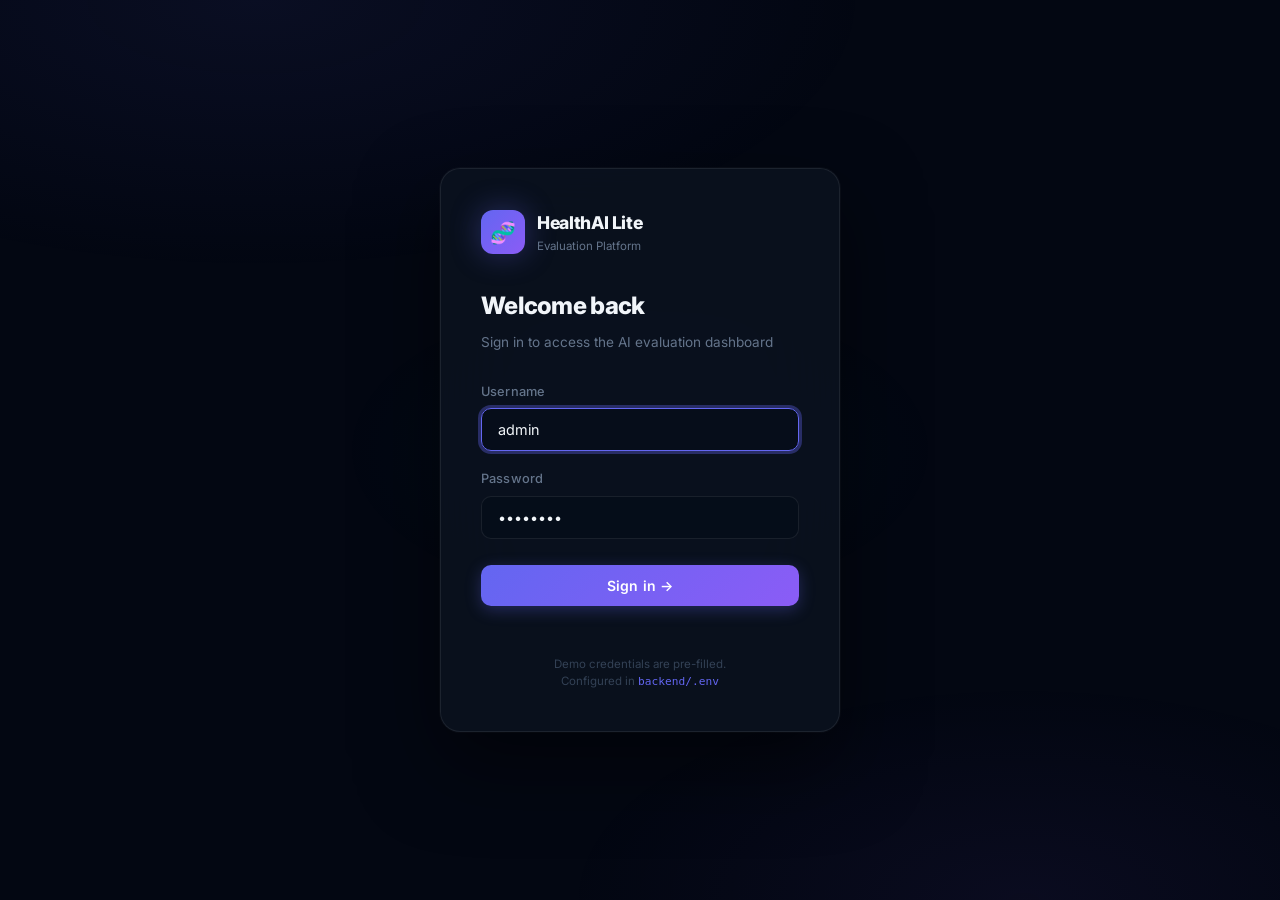
<file: frontend/index.html>
<!DOCTYPE html>
<html lang="en">
<head>
<meta charset="UTF-8">
<title>HealthAI Lite — Sign in</title>
<meta name="viewport" content="width=device-width, initial-scale=1">
<meta name="description" content="HealthAI Lite — AI-powered health data evaluation platform">
<link rel="stylesheet" href="assets/style.css">
<style>
  .particles {
    position: fixed;
    inset: 0;
    overflow: hidden;
    pointer-events: none;
    z-index: 0;
  }
  .particle {
    position: absolute;
    width: 2px;
    height: 2px;
    background: var(--brand);
    border-radius: 50%;
    opacity: 0;
    animation: floatUp linear infinite;
  }
  @keyframes floatUp {
    0% { opacity: 0; transform: translateY(0) scale(0); }
    10% { opacity: 0.6; }
    90% { opacity: 0.2; }
    100% { opacity: 0; transform: translateY(-100vh) scale(1.5); }
  }
</style>
</head>
<body>
  <div class="particles" id="particles"></div>

  <div class="login-wrap">
    <div class="login-card animate-in">
      <div class="login-logo">
        <div class="login-logo-icon">🧬</div>
        <div class="login-logo-text">
          <h2>HealthAI Lite</h2>
          <p>Evaluation Platform</p>
        </div>
      </div>

      <div class="login-title">Welcome back</div>
      <div class="login-sub">Sign in to access the AI evaluation dashboard</div>

      <div class="form-group">
        <label for="username">Username</label>
        <input id="username" type="text" value="admin" autofocus placeholder="Enter username">
      </div>

      <div class="form-group">
        <label for="password">Password</label>
        <input id="password" type="password" value="admin123" placeholder="Enter password">
      </div>

      <button class="btn-primary" id="login-btn" style="width:100%;justify-content:center;margin-top:0.5rem" onclick="doLogin()">
        <span id="btn-text">Sign in →</span>
      </button>

      <div class="error-msg" id="error"></div>

      <div class="hint-text">
        Demo credentials are pre-filled.<br>
        Configured in <code style="font-size:0.7rem;color:var(--brand)">backend/.env</code>
      </div>
    </div>
  </div>

  <script src="assets/app.js"></script>
  <script>
    // Particle background
    const container = document.getElementById("particles");
    for (let i = 0; i < 30; i++) {
      const p = document.createElement("div");
      p.className = "particle";
      p.style.left = Math.random() * 100 + "%";
      p.style.animationDuration = (8 + Math.random() * 12) + "s";
      p.style.animationDelay = (Math.random() * 10) + "s";
      p.style.width = p.style.height = (1 + Math.random() * 2) + "px";
      p.style.background = Math.random() > 0.5 ? "var(--brand)" : "var(--accent)";
      container.appendChild(p);
    }

    async function doLogin() {
      const username = document.getElementById("username").value.trim();
      const password = document.getElementById("password").value;
      const err = document.getElementById("error");
      const btn = document.getElementById("login-btn");
      const btnText = document.getElementById("btn-text");
      err.textContent = "";

      btn.disabled = true;
      btnText.innerHTML = '<span class="spinner"></span> Signing in…';

      try {
        const data = await api("/api/auth/login", {
          method: "POST",
          body: JSON.stringify({ username, password }),
        });
        setToken(data.token, data.username);
        window.location.href = "dashboard.html";
      } catch (e) {
        err.innerHTML = "⚠ " + (e.message || "Login failed");
        btn.disabled = false;
        btnText.textContent = "Sign in →";
      }
    }

    document.getElementById("password").addEventListener("keydown", e => {
      if (e.key === "Enter") doLogin();
    });

    // Redirect if already logged in
    if (getToken()) window.location.href = "dashboard.html";
  </script>
</body>
</html>
</file>
<file: frontend/assets/style.css>
@import url('https://fonts.googleapis.com/css2?family=Inter:wght@300;400;500;600;700;800;900&display=swap');

:root {
  --brand: #6366f1;
  --brand-glow: rgba(99,102,241,0.35);
  --brand-2: #8b5cf6;
  --accent: #06b6d4;
  --accent-2: #10b981;
  --bg: #030712;
  --bg-2: #050d1a;
  --surface: rgba(15, 23, 42, 0.8);
  --surface-2: rgba(15, 23, 42, 0.95);
  --glass: rgba(255,255,255,0.04);
  --glass-border: rgba(255,255,255,0.08);
  --border: rgba(99,102,241,0.15);
  --border-2: rgba(255,255,255,0.06);
  --text: #f1f5f9;
  --text-dim: #64748b;
  --text-muted: #334155;
  --good: #10b981;
  --good-bg: rgba(16,185,129,0.12);
  --warn: #f59e0b;
  --warn-bg: rgba(245,158,11,0.12);
  --poor: #ef4444;
  --poor-bg: rgba(239,68,68,0.12);
  --sidebar-width: 240px;
  --radius: 12px;
  --radius-lg: 16px;
}

*, *::before, *::after { box-sizing: border-box; margin: 0; padding: 0; }

html { scroll-behavior: smooth; }

body {
  font-family: 'Inter', -apple-system, BlinkMacSystemFont, 'Segoe UI', sans-serif;
  background: var(--bg);
  color: var(--text);
  min-height: 100vh;
  line-height: 1.6;
  -webkit-font-smoothing: antialiased;
}

body::before {
  content: '';
  position: fixed;
  inset: 0;
  background:
    radial-gradient(ellipse 80% 50% at 20% 0%, rgba(99,102,241,0.08) 0%, transparent 60%),
    radial-gradient(ellipse 60% 40% at 80% 100%, rgba(139,92,246,0.06) 0%, transparent 60%),
    radial-gradient(ellipse 40% 30% at 50% 50%, rgba(6,182,212,0.03) 0%, transparent 60%);
  pointer-events: none;
  z-index: 0;
}

a { color: inherit; text-decoration: none; }

/* ─── LAYOUT ────────────────────────────────────────────────────────────── */
.layout {
  display: flex;
  min-height: 100vh;
  position: relative;
  z-index: 1;
}

/* ─── SIDEBAR ───────────────────────────────────────────────────────────── */
.sidebar {
  width: var(--sidebar-width);
  background: rgba(5, 13, 26, 0.95);
  border-right: 1px solid var(--glass-border);
  padding: 1.75rem 0.875rem;
  display: flex;
  flex-direction: column;
  gap: 0.2rem;
  position: sticky;
  top: 0;
  height: 100vh;
  overflow-y: auto;
  backdrop-filter: blur(20px);
  -webkit-backdrop-filter: blur(20px);
}

.sidebar .brand {
  font-weight: 800;
  font-size: 1.05rem;
  margin-bottom: 2rem;
  display: flex;
  align-items: center;
  gap: 0.625rem;
  padding: 0 0.5rem;
  letter-spacing: -0.02em;
}

.sidebar .brand-icon {
  width: 32px;
  height: 32px;
  border-radius: 8px;
  background: linear-gradient(135deg, var(--brand), var(--brand-2));
  display: flex;
  align-items: center;
  justify-content: center;
  box-shadow: 0 0 20px var(--brand-glow);
  font-size: 0.9rem;
}

.sidebar .brand-text {
  display: flex;
  flex-direction: column;
  line-height: 1.2;
}

.sidebar .brand-text span:first-child {
  font-size: 0.95rem;
  font-weight: 800;
  background: linear-gradient(135deg, #e2e8f0, #94a3b8);
  -webkit-background-clip: text;
  -webkit-text-fill-color: transparent;
  background-clip: text;
}

.sidebar .brand-text span:last-child {
  font-size: 0.65rem;
  font-weight: 500;
  color: var(--brand);
  text-transform: uppercase;
  letter-spacing: 0.08em;
  -webkit-text-fill-color: var(--brand);
}

.nav-section-label {
  font-size: 0.65rem;
  font-weight: 600;
  text-transform: uppercase;
  letter-spacing: 0.1em;
  color: var(--text-muted);
  padding: 0.5rem 0.75rem 0.25rem;
  margin-top: 0.5rem;
}

.sidebar a.nav-item {
  padding: 0.65rem 0.875rem;
  border-radius: 10px;
  color: var(--text-dim);
  font-size: 0.875rem;
  font-weight: 500;
  display: flex;
  align-items: center;
  gap: 0.625rem;
  transition: all 0.2s ease;
  position: relative;
}

.sidebar a.nav-item .nav-icon {
  font-size: 1rem;
  opacity: 0.8;
  transition: transform 0.2s;
}

.sidebar a.nav-item:hover {
  background: var(--glass);
  color: var(--text);
}

.sidebar a.nav-item:hover .nav-icon {
  transform: scale(1.1);
}

.sidebar a.nav-item.active {
  background: rgba(99,102,241,0.15);
  color: #a5b4fc;
  font-weight: 600;
}

.sidebar a.nav-item.active::before {
  content: '';
  position: absolute;
  left: 0;
  top: 50%;
  transform: translateY(-50%);
  width: 3px;
  height: 60%;
  background: var(--brand);
  border-radius: 0 3px 3px 0;
  box-shadow: 0 0 8px var(--brand);
}

.sidebar-footer {
  margin-top: auto;
  padding-top: 1rem;
  border-top: 1px solid var(--glass-border);
}

.sidebar .logout {
  padding: 0.65rem 0.875rem;
  border-radius: 10px;
  color: var(--text-dim);
  font-size: 0.8rem;
  cursor: pointer;
  display: flex;
  align-items: center;
  gap: 0.5rem;
  transition: all 0.2s;
}

.sidebar .logout:hover {
  background: rgba(239,68,68,0.08);
  color: var(--poor);
}

/* ─── MAIN CONTENT ──────────────────────────────────────────────────────── */
.main {
  flex: 1;
  padding: 2.5rem 2.25rem;
  max-width: 1280px;
  overflow-x: hidden;
}

.page-header {
  margin-bottom: 2rem;
}

.page-title {
  font-size: 1.6rem;
  font-weight: 800;
  letter-spacing: -0.03em;
  background: linear-gradient(135deg, #f1f5f9 0%, #94a3b8 100%);
  -webkit-background-clip: text;
  -webkit-text-fill-color: transparent;
  background-clip: text;
  margin-bottom: 0.35rem;
}

.page-sub {
  color: var(--text-dim);
  font-size: 0.875rem;
  font-weight: 400;
}

/* ─── CARDS ─────────────────────────────────────────────────────────────── */
.card {
  background: var(--surface);
  border: 1px solid var(--glass-border);
  border-radius: var(--radius-lg);
  padding: 1.5rem;
  backdrop-filter: blur(20px);
  -webkit-backdrop-filter: blur(20px);
  position: relative;
  overflow: hidden;
  transition: border-color 0.2s;
}

.card::before {
  content: '';
  position: absolute;
  inset: 0;
  border-radius: inherit;
  background: linear-gradient(135deg, rgba(255,255,255,0.02) 0%, transparent 60%);
  pointer-events: none;
}

.card:hover {
  border-color: rgba(99,102,241,0.2);
}

.card-title {
  font-size: 0.78rem;
  font-weight: 600;
  text-transform: uppercase;
  letter-spacing: 0.08em;
  color: var(--text-dim);
  margin-bottom: 0.75rem;
  display: flex;
  align-items: center;
  gap: 0.5rem;
}

/* ─── GRID ───────────────────────────────────────────────────────────────── */
.grid { display: grid; gap: 1.25rem; }
.grid-4 { grid-template-columns: repeat(4, 1fr); }
.grid-3 { grid-template-columns: repeat(3, 1fr); }
.grid-2 { grid-template-columns: repeat(2, 1fr); }

@media (max-width: 1100px) {
  .grid-4 { grid-template-columns: repeat(2, 1fr); }
}

@media (max-width: 700px) {
  .grid-4, .grid-2, .grid-3 { grid-template-columns: 1fr; }
  .main { padding: 1.5rem 1.25rem; }
}

/* ─── STAT CARDS ─────────────────────────────────────────────────────────── */
.stat-card {
  background: var(--surface);
  border: 1px solid var(--glass-border);
  border-radius: var(--radius-lg);
  padding: 1.5rem;
  position: relative;
  overflow: hidden;
  transition: all 0.3s ease;
  backdrop-filter: blur(20px);
  -webkit-backdrop-filter: blur(20px);
}

.stat-card::after {
  content: '';
  position: absolute;
  top: 0;
  right: 0;
  width: 80px;
  height: 80px;
  border-radius: 50%;
  background: var(--stat-color, var(--brand));
  opacity: 0.05;
  transform: translate(25px, -25px);
}

.stat-card:hover {
  transform: translateY(-2px);
  border-color: rgba(99,102,241,0.25);
  box-shadow: 0 8px 32px rgba(0,0,0,0.3);
}

.stat-icon {
  font-size: 1.4rem;
  margin-bottom: 0.875rem;
  display: inline-flex;
  align-items: center;
  justify-content: center;
  width: 44px;
  height: 44px;
  border-radius: 10px;
  background: var(--stat-bg, rgba(99,102,241,0.12));
}

.stat-label {
  color: var(--text-dim);
  font-size: 0.75rem;
  font-weight: 500;
  text-transform: uppercase;
  letter-spacing: 0.06em;
  margin-bottom: 0.35rem;
}

.stat-value {
  font-size: 1.75rem;
  font-weight: 800;
  letter-spacing: -0.03em;
  line-height: 1;
  color: var(--text);
}

.stat-delta {
  font-size: 0.72rem;
  margin-top: 0.4rem;
  color: var(--text-dim);
}

/* ─── FORMS ─────────────────────────────────────────────────────────────── */
input, textarea, select {
  width: 100%;
  background: rgba(5, 13, 26, 0.8);
  border: 1px solid var(--glass-border);
  color: var(--text);
  padding: 0.75rem 1rem;
  border-radius: 10px;
  font-size: 0.9rem;
  font-family: 'Inter', sans-serif;
  transition: all 0.2s;
  outline: none;
}

input:focus, textarea:focus, select:focus {
  border-color: var(--brand);
  box-shadow: 0 0 0 3px var(--brand-glow);
}

input::placeholder, textarea::placeholder {
  color: var(--text-muted);
}

select option {
  background: #0f172a;
  color: var(--text);
}

label {
  font-size: 0.8rem;
  font-weight: 500;
  color: var(--text-dim);
  margin-bottom: 0.4rem;
  display: block;
  letter-spacing: 0.01em;
}

/* ─── BUTTONS ────────────────────────────────────────────────────────────── */
.btn-primary {
  background: linear-gradient(135deg, var(--brand), var(--brand-2));
  color: white;
  font-weight: 600;
  padding: 0.75rem 1.5rem;
  border-radius: 10px;
  border: none;
  cursor: pointer;
  font-size: 0.875rem;
  font-family: 'Inter', sans-serif;
  transition: all 0.25s ease;
  display: inline-flex;
  align-items: center;
  gap: 0.5rem;
  box-shadow: 0 4px 16px rgba(99,102,241,0.3);
  letter-spacing: 0.01em;
}

.btn-primary:hover {
  transform: translateY(-1px);
  box-shadow: 0 8px 24px rgba(99,102,241,0.4);
}

.btn-primary:active { transform: translateY(0); }

.btn-primary:disabled {
  opacity: 0.5;
  cursor: not-allowed;
  transform: none;
  box-shadow: none;
}

.btn-secondary {
  background: var(--glass);
  color: var(--text-dim);
  border: 1px solid var(--glass-border);
  padding: 0.65rem 1.25rem;
  border-radius: 10px;
  cursor: pointer;
  font-size: 0.85rem;
  font-family: 'Inter', sans-serif;
  transition: all 0.2s;
}

.btn-secondary:hover {
  background: rgba(255,255,255,0.08);
  color: var(--text);
}

/* ─── TABLES ─────────────────────────────────────────────────────────────── */
.table-wrap { overflow-x: auto; }

table {
  width: 100%;
  border-collapse: collapse;
  font-size: 0.875rem;
}

thead tr {
  border-bottom: 1px solid var(--glass-border);
}

th {
  text-align: left;
  color: var(--text-dim);
  font-weight: 600;
  font-size: 0.72rem;
  text-transform: uppercase;
  letter-spacing: 0.06em;
  padding: 0.75rem 0.875rem;
}

td {
  padding: 0.875rem 0.875rem;
  border-bottom: 1px solid rgba(255,255,255,0.03);
  color: var(--text);
  vertical-align: middle;
}

tr:hover td {
  background: rgba(255,255,255,0.015);
}

tr:last-child td { border-bottom: none; }

/* ─── PILLS / BADGES ─────────────────────────────────────────────────────── */
.pill {
  display: inline-flex;
  align-items: center;
  gap: 0.3rem;
  padding: 0.2rem 0.65rem;
  border-radius: 999px;
  font-size: 0.7rem;
  font-weight: 700;
  letter-spacing: 0.04em;
  text-transform: uppercase;
}

.pill.good { background: var(--good-bg); color: var(--good); border: 1px solid rgba(16,185,129,0.2); }
.pill.warn { background: var(--warn-bg); color: var(--warn); border: 1px solid rgba(245,158,11,0.2); }
.pill.poor { background: var(--poor-bg); color: var(--poor); border: 1px solid rgba(239,68,68,0.2); }

.badge-mock {
  background: var(--warn-bg);
  color: var(--warn);
  border: 1px solid rgba(245,158,11,0.2);
  padding: 0.2rem 0.6rem;
  border-radius: 6px;
  font-size: 0.68rem;
  font-weight: 700;
  letter-spacing: 0.05em;
  text-transform: uppercase;
}

.badge-live {
  background: var(--good-bg);
  color: var(--good);
  border: 1px solid rgba(16,185,129,0.2);
  padding: 0.2rem 0.6rem;
  border-radius: 6px;
  font-size: 0.68rem;
  font-weight: 700;
  letter-spacing: 0.05em;
  text-transform: uppercase;
}

/* ─── MATRIX TABLE ───────────────────────────────────────────────────────── */
.matrix-table td.score {
  font-weight: 800;
  font-size: 1rem;
  letter-spacing: -0.02em;
}

/* ─── PROGRESS BARS ─────────────────────────────────────────────────────── */
.progress-bar {
  height: 6px;
  border-radius: 999px;
  background: rgba(255,255,255,0.06);
  overflow: hidden;
  margin-top: 0.5rem;
}

.progress-fill {
  height: 100%;
  border-radius: 999px;
  transition: width 1s cubic-bezier(0.4, 0, 0.2, 1);
}

.progress-fill.good { background: linear-gradient(90deg, var(--good), #34d399); }
.progress-fill.warn { background: linear-gradient(90deg, var(--warn), #fcd34d); }
.progress-fill.poor { background: linear-gradient(90deg, var(--poor), #f87171); }

/* ─── ANSWER BOX ─────────────────────────────────────────────────────────── */
.answer-box {
  background: rgba(5, 13, 26, 0.9);
  border: 1px solid var(--glass-border);
  border-radius: var(--radius);
  padding: 1.25rem;
  color: var(--text-dim);
  font-size: 0.9rem;
  line-height: 1.75;
  white-space: pre-wrap;
  word-break: break-word;
  font-family: 'Inter', sans-serif;
}

/* ─── METRIC CARDS (query result) ───────────────────────────────────────── */
.metric-card {
  background: rgba(5, 13, 26, 0.6);
  border: 1px solid var(--glass-border);
  border-radius: var(--radius);
  padding: 1.125rem 1.25rem;
  transition: all 0.25s ease;
  position: relative;
  overflow: hidden;
}

.metric-card::before {
  content: '';
  position: absolute;
  top: 0;
  left: 0;
  right: 0;
  height: 2px;
  background: var(--metric-color, var(--brand));
  opacity: 0.6;
  border-radius: 2px 2px 0 0;
}

.metric-card:hover {
  transform: translateY(-1px);
  border-color: rgba(99,102,241,0.2);
}

.metric-name {
  font-size: 0.7rem;
  font-weight: 600;
  text-transform: uppercase;
  letter-spacing: 0.08em;
  color: var(--text-dim);
  margin-bottom: 0.6rem;
}

.metric-score {
  font-size: 2rem;
  font-weight: 900;
  letter-spacing: -0.04em;
  line-height: 1;
  margin-bottom: 0.5rem;
}

.metric-desc {
  font-size: 0.73rem;
  color: var(--text-muted);
  line-height: 1.4;
}

/* ─── QUALITY SCORE RING ─────────────────────────────────────────────────── */
.quality-ring-wrap {
  display: flex;
  align-items: center;
  gap: 2rem;
  padding: 0.5rem 0;
}

.ring-container {
  position: relative;
  flex-shrink: 0;
}

.quality-ring {
  transform: rotate(-90deg);
}

.ring-bg {
  fill: none;
  stroke: rgba(255,255,255,0.06);
  stroke-width: 8;
}

.ring-fill {
  fill: none;
  stroke-width: 8;
  stroke-linecap: round;
  transition: stroke-dashoffset 1.2s cubic-bezier(0.4, 0, 0.2, 1);
}

.ring-center {
  position: absolute;
  inset: 0;
  display: flex;
  flex-direction: column;
  align-items: center;
  justify-content: center;
  text-align: center;
}

.ring-score {
  font-size: 1.4rem;
  font-weight: 900;
  letter-spacing: -0.04em;
  line-height: 1;
}

.ring-label {
  font-size: 0.58rem;
  text-transform: uppercase;
  letter-spacing: 0.06em;
  color: var(--text-dim);
  margin-top: 0.2rem;
}

/* ─── LOGIN PAGE ─────────────────────────────────────────────────────────── */
.login-wrap {
  min-height: 100vh;
  display: flex;
  align-items: center;
  justify-content: center;
  position: relative;
  z-index: 1;
  padding: 2rem;
}

.login-card {
  width: 100%;
  max-width: 400px;
  background: rgba(10, 17, 30, 0.95);
  border: 1px solid var(--glass-border);
  border-radius: 20px;
  padding: 2.5rem;
  backdrop-filter: blur(40px);
  -webkit-backdrop-filter: blur(40px);
  box-shadow: 0 32px 80px rgba(0,0,0,0.5), 0 0 0 1px rgba(255,255,255,0.03);
}

.login-logo {
  display: flex;
  align-items: center;
  gap: 0.75rem;
  margin-bottom: 2rem;
}

.login-logo-icon {
  width: 44px;
  height: 44px;
  border-radius: 12px;
  background: linear-gradient(135deg, var(--brand), var(--brand-2));
  display: flex;
  align-items: center;
  justify-content: center;
  font-size: 1.3rem;
  box-shadow: 0 0 30px var(--brand-glow);
  animation: pulse-glow 3s ease-in-out infinite;
}

@keyframes pulse-glow {
  0%, 100% { box-shadow: 0 0 20px var(--brand-glow); }
  50% { box-shadow: 0 0 40px rgba(99,102,241,0.5); }
}

.login-logo-text h2 {
  font-size: 1.1rem;
  font-weight: 800;
  letter-spacing: -0.02em;
}

.login-logo-text p {
  font-size: 0.72rem;
  color: var(--text-dim);
}

.login-title {
  font-size: 1.5rem;
  font-weight: 800;
  letter-spacing: -0.03em;
  margin-bottom: 0.375rem;
}

.login-sub {
  font-size: 0.85rem;
  color: var(--text-dim);
  margin-bottom: 1.75rem;
}

.form-group {
  margin-bottom: 1.125rem;
}

.error-msg {
  color: var(--poor);
  font-size: 0.82rem;
  margin-top: 0.875rem;
  min-height: 1.2em;
  display: flex;
  align-items: center;
  gap: 0.35rem;
}

.hint-text {
  color: var(--text-muted);
  font-size: 0.72rem;
  margin-top: 1.25rem;
  text-align: center;
  line-height: 1.5;
}

/* ─── DROPZONE ───────────────────────────────────────────────────────────── */
.dropzone {
  border: 2px dashed var(--glass-border);
  border-radius: var(--radius-lg);
  padding: 3rem 2rem;
  text-align: center;
  color: var(--text-dim);
  cursor: pointer;
  transition: all 0.25s ease;
  background: rgba(5, 13, 26, 0.4);
  position: relative;
}

.dropzone:hover, .dropzone.drag-over {
  border-color: var(--brand);
  color: var(--text);
  background: rgba(99,102,241,0.05);
}

.dropzone-icon {
  font-size: 2.5rem;
  margin-bottom: 0.875rem;
  opacity: 0.6;
  transition: transform 0.25s;
}

.dropzone:hover .dropzone-icon {
  transform: scale(1.1) translateY(-2px);
  opacity: 0.9;
}

.dropzone-title {
  font-size: 0.95rem;
  font-weight: 600;
  margin-bottom: 0.35rem;
}

.dropzone-sub {
  font-size: 0.78rem;
  color: var(--text-muted);
}

/* ─── UPLOAD STATUS ─────────────────────────────────────────────────────── */
.upload-status {
  display: flex;
  align-items: center;
  gap: 0.5rem;
  font-size: 0.85rem;
  margin-top: 0.875rem;
  padding: 0.75rem 1rem;
  border-radius: var(--radius);
  animation: fadeIn 0.3s ease;
}

.upload-status.success { background: var(--good-bg); color: var(--good); border: 1px solid rgba(16,185,129,0.2); }
.upload-status.error { background: var(--poor-bg); color: var(--poor); border: 1px solid rgba(239,68,68,0.2); }
.upload-status.loading { background: rgba(99,102,241,0.08); color: var(--brand); border: 1px solid rgba(99,102,241,0.2); }

/* ─── SPINNER ────────────────────────────────────────────────────────────── */
.spinner {
  width: 16px;
  height: 16px;
  border: 2px solid rgba(99,102,241,0.3);
  border-top-color: var(--brand);
  border-radius: 50%;
  animation: spin 0.7s linear infinite;
  display: inline-block;
  flex-shrink: 0;
}

@keyframes spin { to { transform: rotate(360deg); } }

@keyframes modepulse {
  0%, 100% { opacity: 1; transform: scale(1); }
  50% { opacity: 0.4; transform: scale(0.8); }
}

/* ─── RUNNING INDICATOR ─────────────────────────────────────────────────── */
.running-wrap {
  display: flex;
  align-items: center;
  gap: 0.75rem;
  padding: 1rem 1.25rem;
  background: rgba(99,102,241,0.06);
  border: 1px solid rgba(99,102,241,0.15);
  border-radius: var(--radius);
  color: var(--text-dim);
  font-size: 0.85rem;
  animation: fadeIn 0.3s ease;
}

/* ─── ANIMATIONS ─────────────────────────────────────────────────────────── */
@keyframes fadeIn {
  from { opacity: 0; transform: translateY(8px); }
  to { opacity: 1; transform: translateY(0); }
}

@keyframes slideIn {
  from { opacity: 0; transform: translateY(16px); }
  to { opacity: 1; transform: translateY(0); }
}

.animate-in {
  animation: slideIn 0.4s cubic-bezier(0.4, 0, 0.2, 1) both;
}

.animate-in-delay-1 { animation-delay: 0.05s; }
.animate-in-delay-2 { animation-delay: 0.1s; }
.animate-in-delay-3 { animation-delay: 0.15s; }
.animate-in-delay-4 { animation-delay: 0.2s; }

/* ─── CHART CONTAINER ────────────────────────────────────────────────────── */
.chart-wrap {
  position: relative;
  height: 200px;
}

/* ─── QUERY STATUS BAR ───────────────────────────────────────────────────── */
.query-meta {
  display: flex;
  align-items: center;
  gap: 0.875rem;
  flex-wrap: wrap;
}

.meta-chip {
  display: inline-flex;
  align-items: center;
  gap: 0.35rem;
  background: var(--glass);
  border: 1px solid var(--glass-border);
  border-radius: 6px;
  padding: 0.2rem 0.65rem;
  font-size: 0.72rem;
  color: var(--text-dim);
  font-weight: 500;
}

/* ─── RESULT SECTION HEADER ─────────────────────────────────────────────── */
.section-header {
  display: flex;
  align-items: center;
  justify-content: space-between;
  margin-bottom: 1rem;
  flex-wrap: wrap;
  gap: 0.75rem;
}

.section-title {
  font-size: 0.78rem;
  font-weight: 700;
  text-transform: uppercase;
  letter-spacing: 0.08em;
  color: var(--text-dim);
  display: flex;
  align-items: center;
  gap: 0.4rem;
}

/* ─── EMPTY STATE ────────────────────────────────────────────────────────── */
.empty-state {
  text-align: center;
  padding: 3rem 2rem;
  color: var(--text-dim);
}

.empty-state-icon {
  font-size: 2.5rem;
  margin-bottom: 0.875rem;
  opacity: 0.4;
}

.empty-state-text {
  font-size: 0.9rem;
  font-weight: 500;
  margin-bottom: 0.3rem;
}

.empty-state-sub {
  font-size: 0.78rem;
  color: var(--text-muted);
}

/* ─── DIVIDER ────────────────────────────────────────────────────────────── */
.divider {
  height: 1px;
  background: var(--glass-border);
  margin: 1.25rem 0;
}

/* ─── TOOLTIP ────────────────────────────────────────────────────────────── */
[data-tooltip] {
  position: relative;
  cursor: help;
}

[data-tooltip]::after {
  content: attr(data-tooltip);
  position: absolute;
  bottom: calc(100% + 6px);
  left: 50%;
  transform: translateX(-50%);
  background: #1e293b;
  color: var(--text);
  font-size: 0.72rem;
  padding: 0.35rem 0.6rem;
  border-radius: 6px;
  white-space: nowrap;
  pointer-events: none;
  opacity: 0;
  transition: opacity 0.2s;
  border: 1px solid var(--glass-border);
  z-index: 100;
}

[data-tooltip]:hover::after { opacity: 1; }

/* ─── SCROLLBAR ──────────────────────────────────────────────────────────── */
::-webkit-scrollbar { width: 6px; height: 6px; }
::-webkit-scrollbar-track { background: transparent; }
::-webkit-scrollbar-thumb { background: rgba(99,102,241,0.25); border-radius: 3px; }
::-webkit-scrollbar-thumb:hover { background: rgba(99,102,241,0.4); }
</file>
